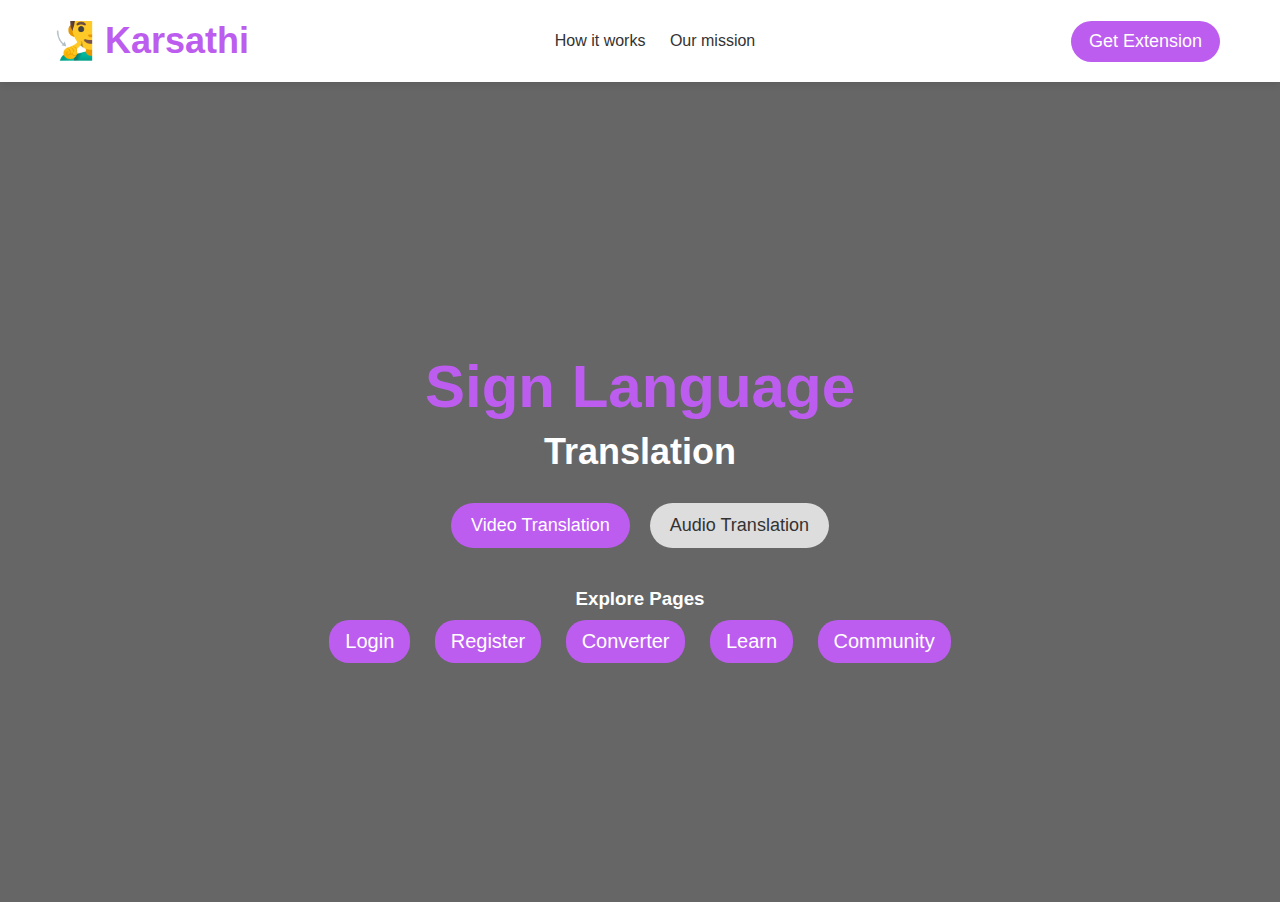
<file: index.html>
<!DOCTYPE html>
<html lang="en">
<head>
  <meta charset="UTF-8" />
  <meta name="viewport" content="width=device-width, initial-scale=1.0"/>
  <title>Sign Language Translator</title>
  <style>
    * {
      margin: 0;
      padding: 0;
      box-sizing: border-box;
      font-family: Arial, sans-serif;
    }

    body, html {
      height: 100%;
    }

    header {
      display: flex;
      justify-content: space-between;
      align-items: center;
      padding: 20px 50px;
      background-color: white;
      box-shadow: 0 2px 8px rgba(0,0,0,0.1);
      position: relative;
      z-index: 10;
    }

    .logo {
      font-size: 36px;
      font-weight: bold;
      color: #bc5def;
    }

    nav a, .get-btn {
      margin: 0 10px;
      color: #333;
      text-decoration: none;
      font-weight: 500;
    }

    .get-btn {
      padding: 10px 18px;
      background-color: #bc5def;
      border-radius: 25px;
      color: white;
      font-size: 18px;
      transition: 0.3s;
    }

    .get-btn:hover {
      background-color: #9c46d3;
    }

    /* === Background section starts here === */
    .main-content {
  height: calc(100vh - 80px); /* adjust if header height changes */
  background: url('https://img.freepik.com/free-photo/front-view-woman-using-sign-language_23-2148572455.jpg') no-repeat center top;
  background-size: cover;
  display: flex;
  align-items: center;
  justify-content: center;
  position: relative;
  color: white;
  padding-top: 40px; /* JUGAAD: Push content down from top */
}


    .overlay {
      position: absolute;
      inset: 0;
      background: rgba(0, 0, 0, 0.6);
      z-index: 1;
    }

    .content {
      position: relative;
      z-index: 2;
      text-align: center;
      max-width: 800px;
      padding: 20px;
    }

    .content h1 {
      font-size: 60px;
      margin-bottom: 10px;
      color: #bc5def;
    }

    .content h2 {
      font-size: 36px;
      margin-bottom: 30px;
    }

    .buttons {
      display: flex;
      gap: 20px;
      flex-wrap: wrap;
      justify-content: center;
      margin-bottom: 40px;
    }

    .buttons button {
      padding: 12px 20px;
      border: none;
      border-radius: 25px;
      font-size: 18px;
      cursor: pointer;
      background-color: #ddd;
      color: #333;
      transition: 0.3s;
    }

    .buttons button.active,
    .buttons button:hover {
      background-color: #bc5def;
      color: white;
    }

    .page-links {
      margin-top: 20px;
    }

    .page-links a {
      display: inline-block;
      margin: 10px;
      padding: 10px 16px;
      background: #bc5def;
      color: white;
      text-decoration: none;
      border-radius: 20px;
      font-size: 20px;
      transition: 0.3s;
    }

    .page-links a:hover {
      background-color: #9c46d3;
    }
  </style>
</head>
<body>

  <header>
    <div class="logo">🧏‍♂ Karsathi</div>
    <nav>
      <a href="#how">How it works</a>
      <a href="#mission">Our mission</a>
    </nav>
    <a class="get-btn" href="#get">Get Extension</a>
  </header>

  <section class="main-content">
    <div class="overlay"></div>

    <div class="content">
      <h1>Sign Language</h1>
      <h2>Translation</h2>

      <div class="buttons">
        <button class="active">Video Translation</button>
        <button>Audio Translation</button>
      </div>

      <div class="page-links">
        <h3>Explore Pages</h3>
        <a href="login.html">Login</a>
        <a href="register.html">Register</a>
        <a href="converter.html">Converter</a>
        <a href="learn.html">Learn</a>
        <a href="community.html">Community</a>
      </div>
    </div>
  </section>

  <script>
    const buttons = document.querySelectorAll(".buttons button");

    buttons.forEach((btn) => {
      btn.addEventListener("click", () => {
        buttons.forEach((b) => b.classList.remove("active"));
        btn.classList.add("active");
        alert(`You selected ${btn.textContent} mode`);
      });
    });
  </script>
</body>
</html>
</file>
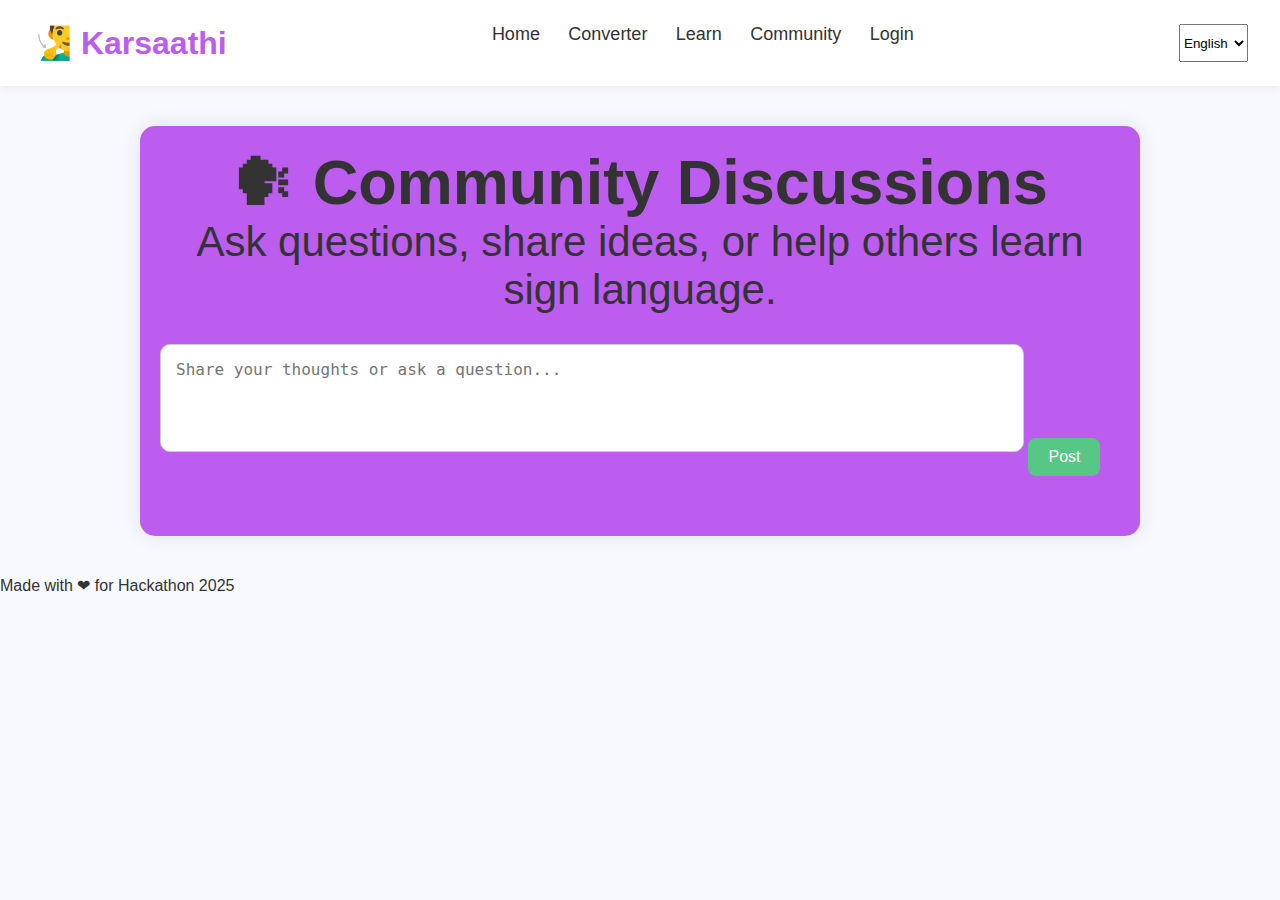
<file: community.html>
<!DOCTYPE html>
<html lang="en">
<head>
  <meta charset="UTF-8" />
  <meta name="viewport" content="width=device-width, initial-scale=1.0"/>
  <title>Community - Karsaathi</title>
  <link rel="stylesheet" href="style.css" />
  <style>
    .nav{
      font-size: 42px;
      color:#bc5def
    }
    nav a {
  text-decoration: none;
  color: #333;
  margin: 0 12px;
  font-size: 18px;
  font-weight: 500;
  cursor: pointer;
  transition: color 0.3s ease;
}

nav a:hover {
  color: #ffffff;
  text-decoration: none;
}

    .community-container {
      max-width: 1000px;
      margin: 40px auto;
      padding: 20px;
      background: #f5f9fa;
      border-radius: 15px;
      box-shadow: 0 0 20px rgba(0, 0, 0, 0.1);
      background-color: #bc5def;
    }

    .community-header {
      text-align: center;
      margin-bottom: 30px;
      font-size: 42px;
    }

    .community-post {
      background: #ffffff;
      border: 1px solid #ddd;
      padding: 20px;
      border-radius: 5px;
      margin-bottom: 20px;
    }

    .community-post h3 {
      margin: 0 0 10px;
      color: #2d5f6c;
    }

    .community-post p {
      margin: 0;
    }

    .new-post {
      margin-bottom: 40px;
    }

    .new-post textarea {
      width: 90%;
      padding: 15px;
      border: 1px solid #ccc;
      border-radius: 10px;
      resize: none;
      margin-bottom: 10px;
      font-size: 1rem;
    }

    .new-post button {
      padding: 10px 20px;
      background: #57c785;
      color: white;
      border: none;
      border-radius: 8px;
      cursor: pointer;
      font-size: 1rem;
    }

    .new-post button:hover {
      background: #44aa6e;
    }
  </style>
</head>
<body>
  <header>
    
    <h1 style="color: #bc5def;">🧏‍♂ Karsaathi</h1>

    <nav>
      <a href="index.html">Home</a>
      <a href="converter.html">Converter</a>
      <a href="learn.html">Learn</a>
      <a href="community.html">Community</a>
      <a href="login.html">Login</a>
    </nav>
    <select id="languageSelect" onchange="switchLanguage()">
      <option value="en">English</option>
      <option value="gu">Gujarati</option>
    </select>
  </header>

  <main class="community-container">
    <div class="community-header">
      <h2>🗣 Community Discussions</h2>
      <p>Ask questions, share ideas, or help others learn sign language.</p>
    </div>

    <div class="new-post">
      <textarea id="newPostText" rows="4" placeholder="Share your thoughts or ask a question..."></textarea>
      <button onclick="addPost()">Post</button>
    </div>

    <div id="postList">
      
    </div>
  </main>

  <footer>
    <p>Made with ❤ for Hackathon 2025</p>
  </footer>

  <script>
    function addPost() {
      const postText = document.getElementById("newPostText").value.trim();
      if (!postText) return;

      const postList = document.getElementById("postList");
      const postDiv = document.createElement("div");
      postDiv.classList.add("community-post");
      postDiv.innerHTML = `<h3>Anonymous User</h3><p>${postText}</p>`;
      postList.prepend(postDiv);

      document.getElementById("newPostText").value = "";
    }

    function switchLanguage() {
      const lang = document.getElementById("languageSelect").value;
      // Optional: Add Gujarati/English translation logic for this page too.
    }
  </script>
</body>
</html>
</file>
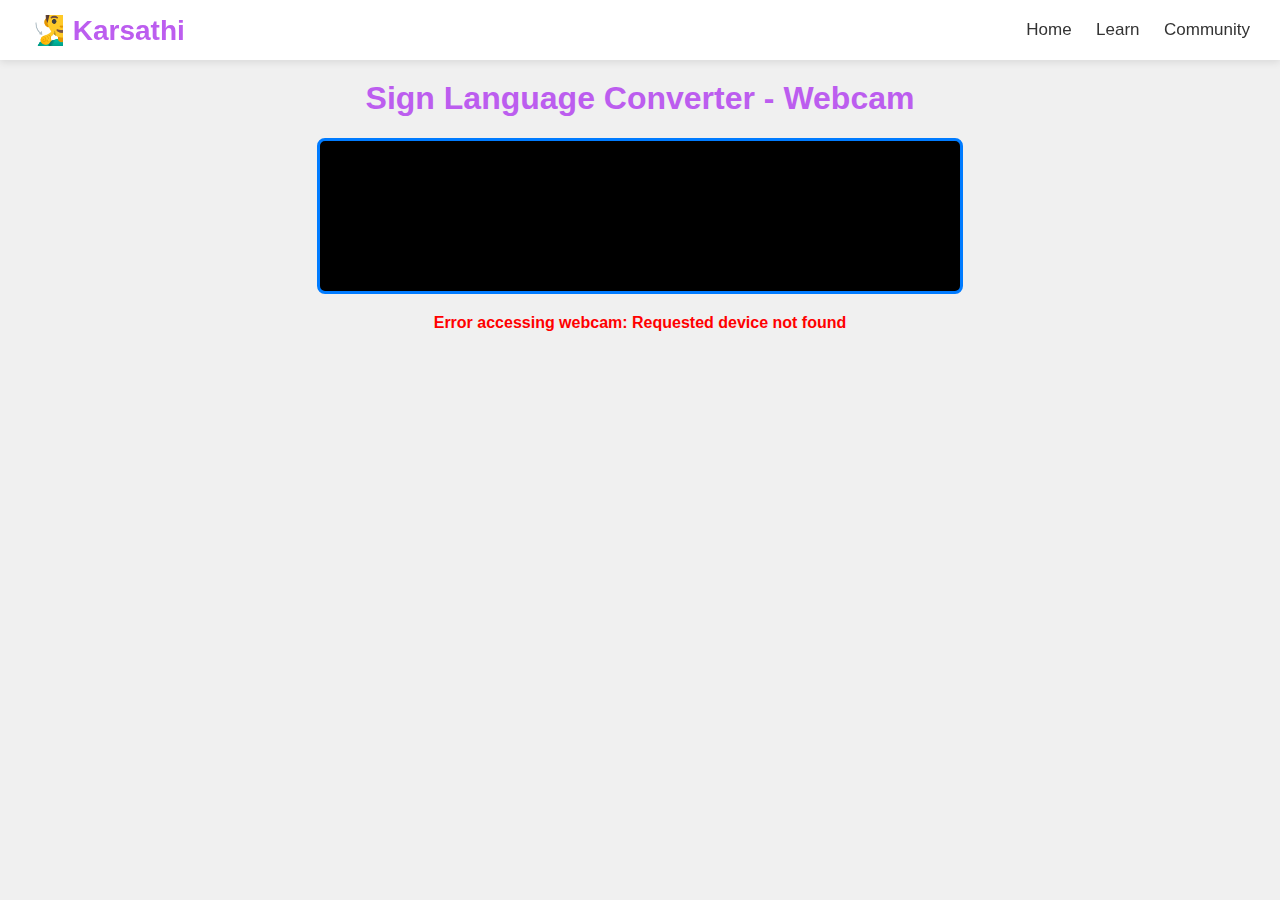
<file: converter.html>
<!DOCTYPE html>
<html lang="en">
<head>
  <meta charset="UTF-8" />
  <meta name="viewport" content="width=device-width, initial-scale=1" />
  <title>Sign Language Converter - Webcam</title>
  <style>
    body {
      font-family: Arial, sans-serif;
      background: #f0f0f0;
      margin: 0;
      padding-top: 70px; /* space for fixed header */
      text-align: center;
    }

    header {
      position: fixed;
      top: 0;
      left: 0;
      right: 0;
      height: 60px;
      background-color: white;
      box-shadow: 0 2px 8px rgba(0, 0, 0, 0.1);
      display: flex;
      justify-content: space-between;
      align-items: center;
      padding: 0 30px;
      z-index: 1000;
    }

    .logo {
      font-weight: bold;
      font-size: 28px;
      color: #bc5def;
    }

  .nav-links a {
  margin-left: 20px;
  text-decoration: none;
  color: #333;
  font-weight: 500;
  font-size: 17px;
  cursor: pointer; /* Makes it look clickable */
  transition: color 0.3s ease;
}

.nav-links a:hover {
  color: #bc5def;
  text-decoration: none; /* Ensure underline stays off even on hover */
}

    h1 {
      color:  #bc5def;
      margin-top: 10px;
    }

    #video-container {
      margin: 20px auto;
      width: 640px;
      max-width: 100%;
      border: 3px solid #007bff;
      border-radius: 8px;
      overflow: hidden;
      background: black;
    }

    video {
      width: 100%;
      height: auto;
      display: block;
    }

    #errorMsg {
      color: red;
      font-weight: bold;
      margin-top: 15px;
    }
  </style>
</head>
<body>

  <header>
    <div class="logo">🧏‍♂ Karsathi</div>
    <nav class="nav-links">
      <a href="index.html">Home</a>
      <a href="learn.html">Learn</a>
      <a href="community.html">Community</a>
    </nav>
  </header>

  <h1>Sign Language Converter - Webcam</h1>
  <div id="video-container">
    <video id="webcam" autoplay playsinline></video>
  </div>
  <div id="errorMsg"></div>

  <script>
    const video = document.getElementById('webcam');
    const errorMsg = document.getElementById('errorMsg');

    async function startWebcam() {
      try {
        const stream = await navigator.mediaDevices.getUserMedia({ video: true });
        video.srcObject = stream;
      } catch (err) {
        errorMsg.innerText = 'Error accessing webcam: ' + err.message;
      }
    }

    startWebcam();
  </script>

</body>
</html>
</file>
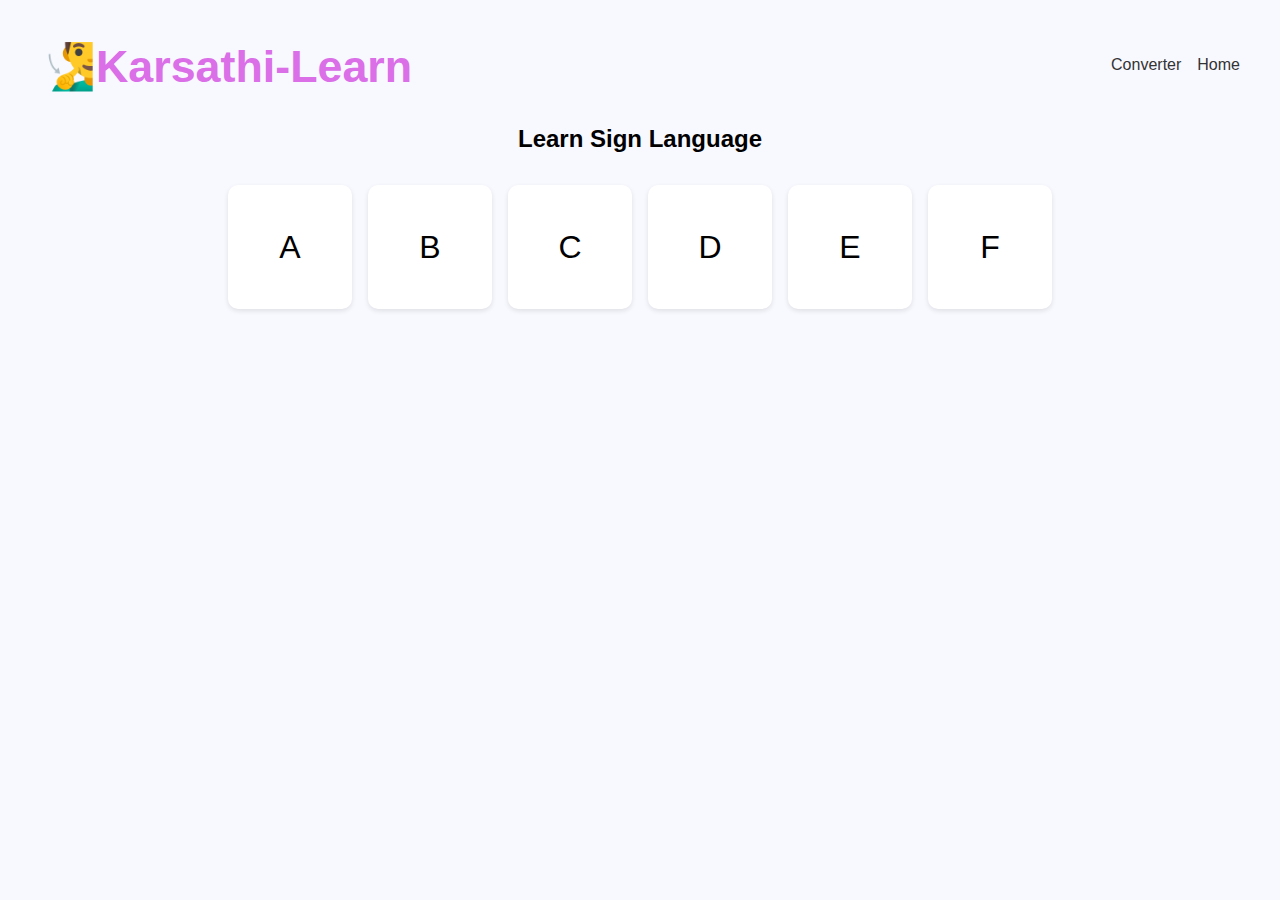
<file: learn.html>
<!DOCTYPE html>
<html lang="en">
<head>
  <meta charset="UTF-8" />
  <title>Learn - Karsathi</title>
  <style>
    body {
      font-family: 'Segoe UI', sans-serif;
      background: #f8f8ff;
      padding: 2rem;
    }

    header {
      display: flex;
      justify-content: space-between;
      margin-bottom: 2rem;
    }

    .logo {
      font-size: 2.8rem;
      font-weight: bold;
      color: #da6fe8;
    }

    nav ul {
      display: flex;
      list-style: none;
      gap: 1rem;
    }

    nav ul li a {
      text-decoration: none;
      font-weight: 500;
      color: #333;
    }

    h2 {
      text-align: center;
      margin-bottom: 2rem;
    }

    .grid {
      display: flex;
      flex-wrap: wrap;
      gap: 1rem;
      justify-content: center;
    }

    .card {
      background: #fff;
      padding: 2rem;
      border-radius: 10px;
      font-size: 2rem;
      width: 60px;
      height: 60px;
      display: flex;
      justify-content: center;
      align-items: center;
      box-shadow: 0 2px 5px rgba(0,0,0,0.1);
    }
  </style>
</head>
<body>
  <header>
    <div class="logo">🧏‍♂Karsathi-Learn</div>
    <nav>
      <ul>
        <li><a href="converter.html">Converter</a></li>
        <li><a href="index.html">Home</a></li>
      </ul>
    </nav>
  </header>

  <h2>Learn Sign Language</h2>
  <div class="grid">
    <div class="card">A</div>
    <div class="card">B</div>
    <div class="card">C</div>
    <div class="card">D</div>
    <div class="card">E</div>
    <div class="card">F</div>
    <!-- Add more letters as needed -->
  </div>
  <script>
  const cards = document.querySelectorAll(".card");

  cards.forEach((card) => {
    card.addEventListener("click", () => {
      const letter = card.textContent;
      const utterance = new SpeechSynthesisUtterance(letter);
      speechSynthesis.speak(utterance);
    });
  });
</script>

</body>
</html>
</file>
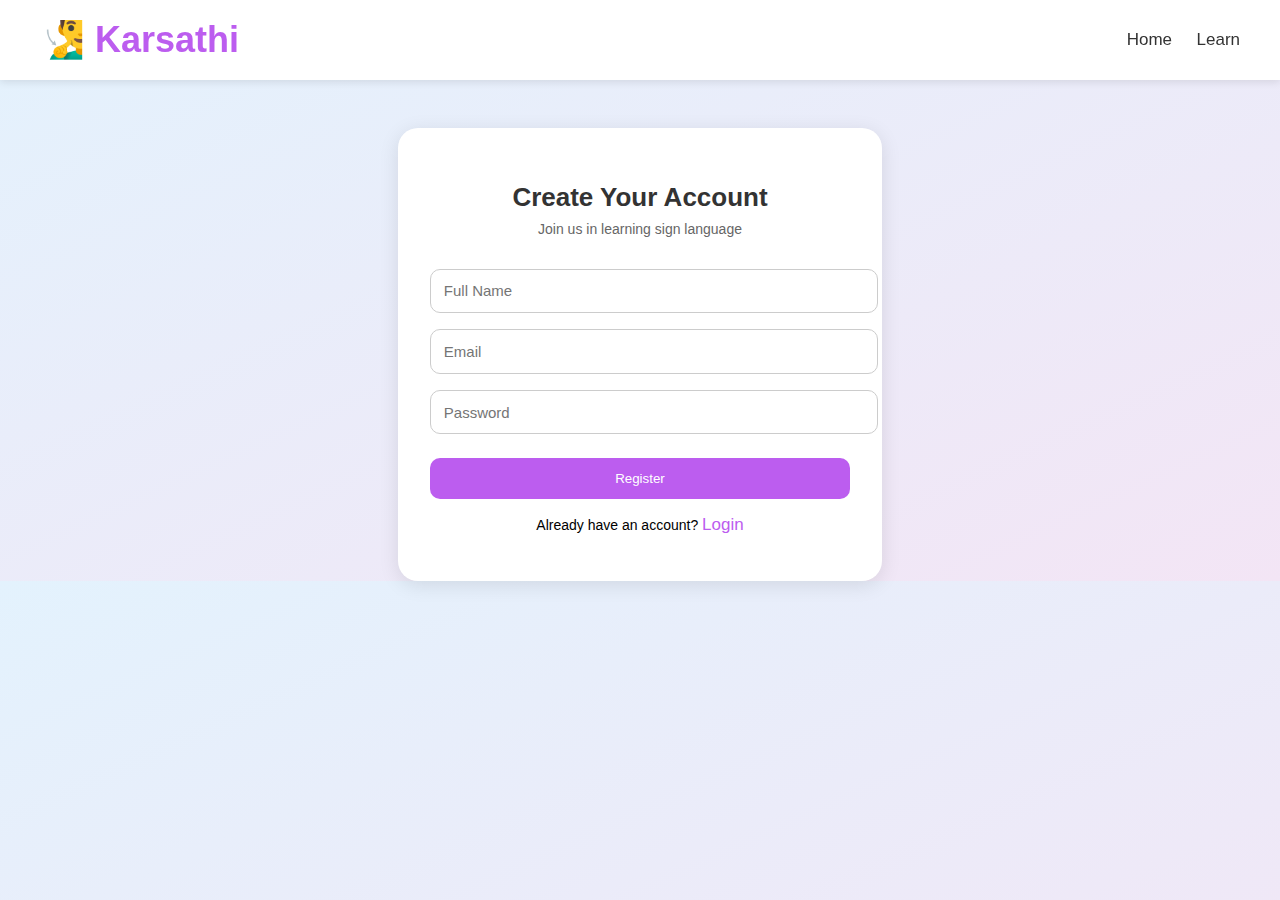
<file: register.html>
<!DOCTYPE html>
<html lang="en">
<head>
  <meta charset="UTF-8" />
  <meta name="viewport" content="width=device-width, initial-scale=1.0"/>
  <title>Register - Karsathi</title>
  <style>
    body {
      font-family: 'Segoe UI', sans-serif;
      background: linear-gradient(to bottom right, #e3f2fd, #f3e5f5);
      margin: 0;
      padding-top: 10%; /* space for header */
    }

    header {
  position: fixed;
  top: 0;
  left: 0;
  right: 0;
  height: 80px; /* increased height */
  background-color: white;
  box-shadow: 0 2px 8px rgba(0, 0, 0, 0.1);
  display: flex;
  justify-content: space-between;
  align-items: center;
  padding: 0 40px; /* slightly more padding */
  z-index: 1000;
}

.logo {
  font-weight: bold;
  font-size: 36px; /* increased font size */
  color: #bc5def;
}

    .nav-links a {
      margin-left: 20px;
      text-decoration: none;
      color: #333;
      font-weight: 500;
      font-size: 17px;
    }

    .nav-links a:hover {
      color: #bc5def;
    }

    .auth-container {
      background: white;
      padding: 2rem;
      border-radius: 20px;
      box-shadow: 0 4px 20px rgba(0, 0, 0, 0.1);
      width: 90%;
      max-width: 420px;
      text-align: center;
      margin: auto;
    }

    .auth-container h2 {
      margin-bottom: 0.5rem;
      font-size: 26px;
      color: #333;
    }

    .auth-container small {
      display: block;
      margin-bottom: 1.5rem;
      color: #666;
      font-size: 14px;
    }

    input {
      width: 100%;
      padding: 0.8rem;
      margin: 0.5rem 0;
      border: 1px solid #ccc;
      border-radius: 10px;
      font-size: 15px;
    }

    button {
      width: 100%;
      padding: 0.8rem;
      background-color: #bc5def;
      color: white;
      border: none;
      border-radius: 10px;
      cursor: pointer;
      margin-top: 1rem;
      transition: background-color 0.3s ease;
    }

    button:hover {
      background-color: #9b48cb;
    }

    p {
      margin-top: 1rem;
      font-size: 14px;
    }

    a {
      color: #bc5def;
      text-decoration: none;
      font-size: 17px;
    }

    a:hover {
      text-decoration: underline;
    }
  </style>
</head>
<body>

  <header>
    <div class="logo">🧏‍♂ Karsathi</div>
    <nav class="nav-links">
      <a href="index.html">Home</a>
      <a href="learn.html">Learn</a>
    </nav>
  </header>

  <div class="auth-container">
    <h2>Create Your Account</h2>
    <small>Join us in learning sign language</small>
    <form>
      <input type="text" placeholder="Full Name" required />
      <input type="email" placeholder="Email" required />
      <input type="password" placeholder="Password" required />
      <button type="submit">Register</button>
      <p>Already have an account? <a href="login.html">Login</a></p>
    </form>
  </div>

  <script>
    const form = document.querySelector("form");
    form.addEventListener("submit", function (e) {
      e.preventDefault();
      const name = form.querySelector('input[type="text"]').value;
      const email = form.querySelector('input[type="email"]').value;
      const password = form.querySelector('input[type="password"]').value;

      if (name && email && password) {
        alert("Registration successful (dummy)");
      } else {
        alert("Please fill all fields.");
      }
    });
  </script>
</body>
</html>
</file>
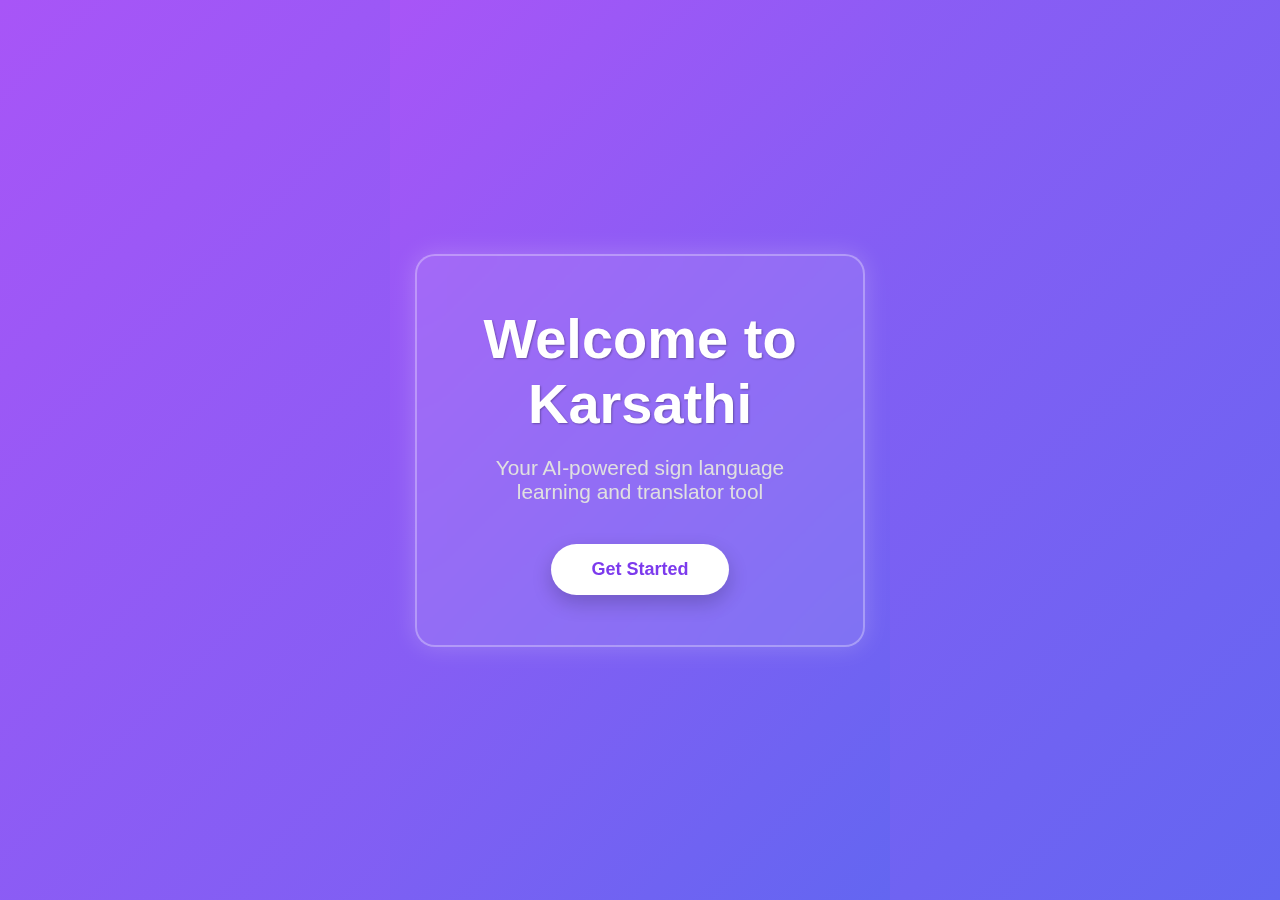
<file: welcome.html>
<!DOCTYPE html>
<html lang="en">
<head>
  <meta charset="UTF-8" />
  <meta name="viewport" content="width=device-width, initial-scale=1.0"/>
  <title>Welcome | Karsathi</title>
  <style>
    * {
      margin: 0;
      padding: 0;
      box-sizing: border-box;
    }

    body, html {
      height: 100%;
      font-family: 'Segoe UI', Tahoma, Geneva, Verdana, sans-serif;
      background: linear-gradient(135deg, #a855f7, #6366f1);
      display: flex;
      align-items: center;
      justify-content: center;
      overflow: hidden;
    }

    .welcome-container {
      background: rgba(255, 255, 255, 0.1);
      border: 2px solid rgba(255, 255, 255, 0.3);
      border-radius: 20px;
      padding: 50px 40px;
      text-align: center;
      box-shadow: 0 0 25px rgba(255, 255, 255, 0.2);
      backdrop-filter: blur(12px);
      -webkit-backdrop-filter: blur(12px);
      animation: fadeIn 2s ease-in-out;
      max-width: 90%;
      width: 500px;
      color: white;
    }

    .welcome-container h1 {
      font-size: 3.5rem;
      margin-bottom: 20px;
      color: #ffffff;
      text-shadow: 1px 1px 2px rgba(0, 0, 0, 0.3);
    }

    .welcome-container p {
      font-size: 1.3rem;
      margin-bottom: 40px;
      color: #e0e0e0;
    }

    .start-btn {
      background-color: white;
      color: #7c3aed;
      padding: 15px 40px;
      font-size: 18px;
      border: none;
      border-radius: 30px;
      cursor: pointer;
      font-weight: bold;
      transition: 0.3s ease;
      box-shadow: 0 8px 20px rgba(0, 0, 0, 0.2);
    }

    .start-btn:hover {
      background-color: #f3e8ff;
      transform: translateY(-2px);
    }

    @keyframes fadeIn {
      from { opacity: 0; transform: scale(0.95); }
      to { opacity: 1; transform: scale(1); }
    }

    @media (max-width: 600px) {
      .welcome-container h1 {
        font-size: 2.2rem;
      }

      .welcome-container p {
        font-size: 1rem;
      }

      .start-btn {
        padding: 12px 30px;
        font-size: 16px;
      }
    }
  </style>
</head>
<body>
  <div class="welcome-container">
    <h1>Welcome to Karsathi</h1>
    <p>Your AI-powered sign language learning and translator tool</p>
    <button class="start-btn" onclick="goToApp()">Get Started</button>
  </div>

  <script>
    function goToApp() {
      window.location.href = "index.html"; 
    }
  </script>
</body>
</html>
</file>
<file: style.css>
* {
  margin: 0;
  padding: 0;
  box-sizing: border-box;
}

body {
  font-family: 'Segoe UI', sans-serif;
  background: #f8f8ff;
  color: #333;
}

header {
  display: flex;
  justify-content: space-between;
  padding: 1.5rem 2rem;
  background: white;
  box-shadow: 0 2px 8px rgba(0, 0, 0, 0.05);
}

.logo {
  font-size: 1.8rem;
  font-weight: bold;
  color: #6c63ff;
}

nav ul {
  display: flex;
  gap: 1.5rem;
  list-style: none;
}

nav ul li a {
  text-decoration: none;
  color: #333;
  font-weight: 500;
}

nav ul li .btn {
  background-color: #6c63ff;
  color: white;
  padding: 0.5rem 1rem;
  border-radius: 20px;
}

.hero {
  display: flex;
  align-items: center;
  justify-content: space-between;
  padding: 4rem 2rem;
}

.hero-content h1 {
  font-size: 3rem;
  color: #4a4a4a;
}

.hero-content h1 span {
  color: #6c63ff;
}

.buttons {
  margin-top: 2rem;
}

.buttons button {
  padding: 0.8rem 1.5rem;
  margin-right: 1rem;
  font-size: 1rem;
  border: none;
  border-radius: 25px;
  cursor: pointer;
  background-color: #e0e0e0;
  transition: background-color 0.3s ease;
}

.buttons button.active,
.buttons button:hover {
  background-color: #6c63ff;
  color: white;
}

.hero-img img {
  max-width: 400px;
  border-radius: 10px;
}
</file>
